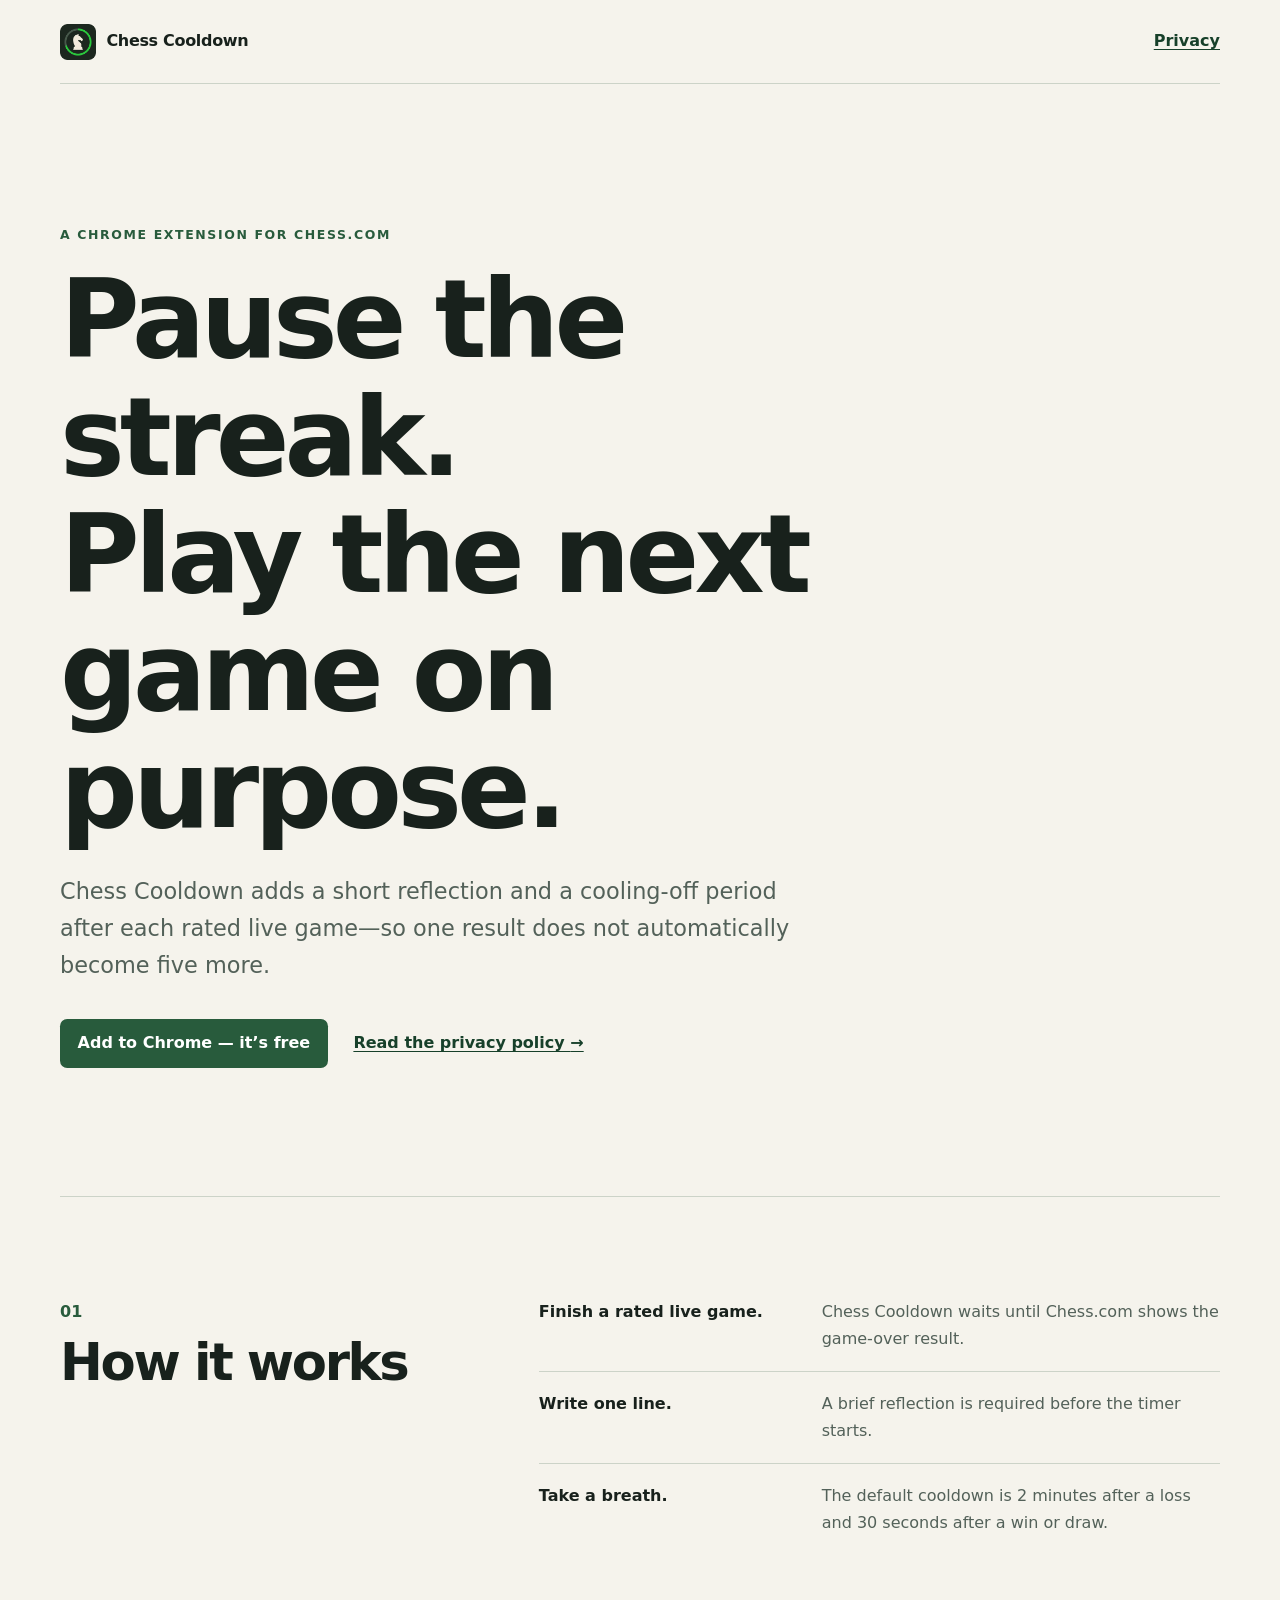
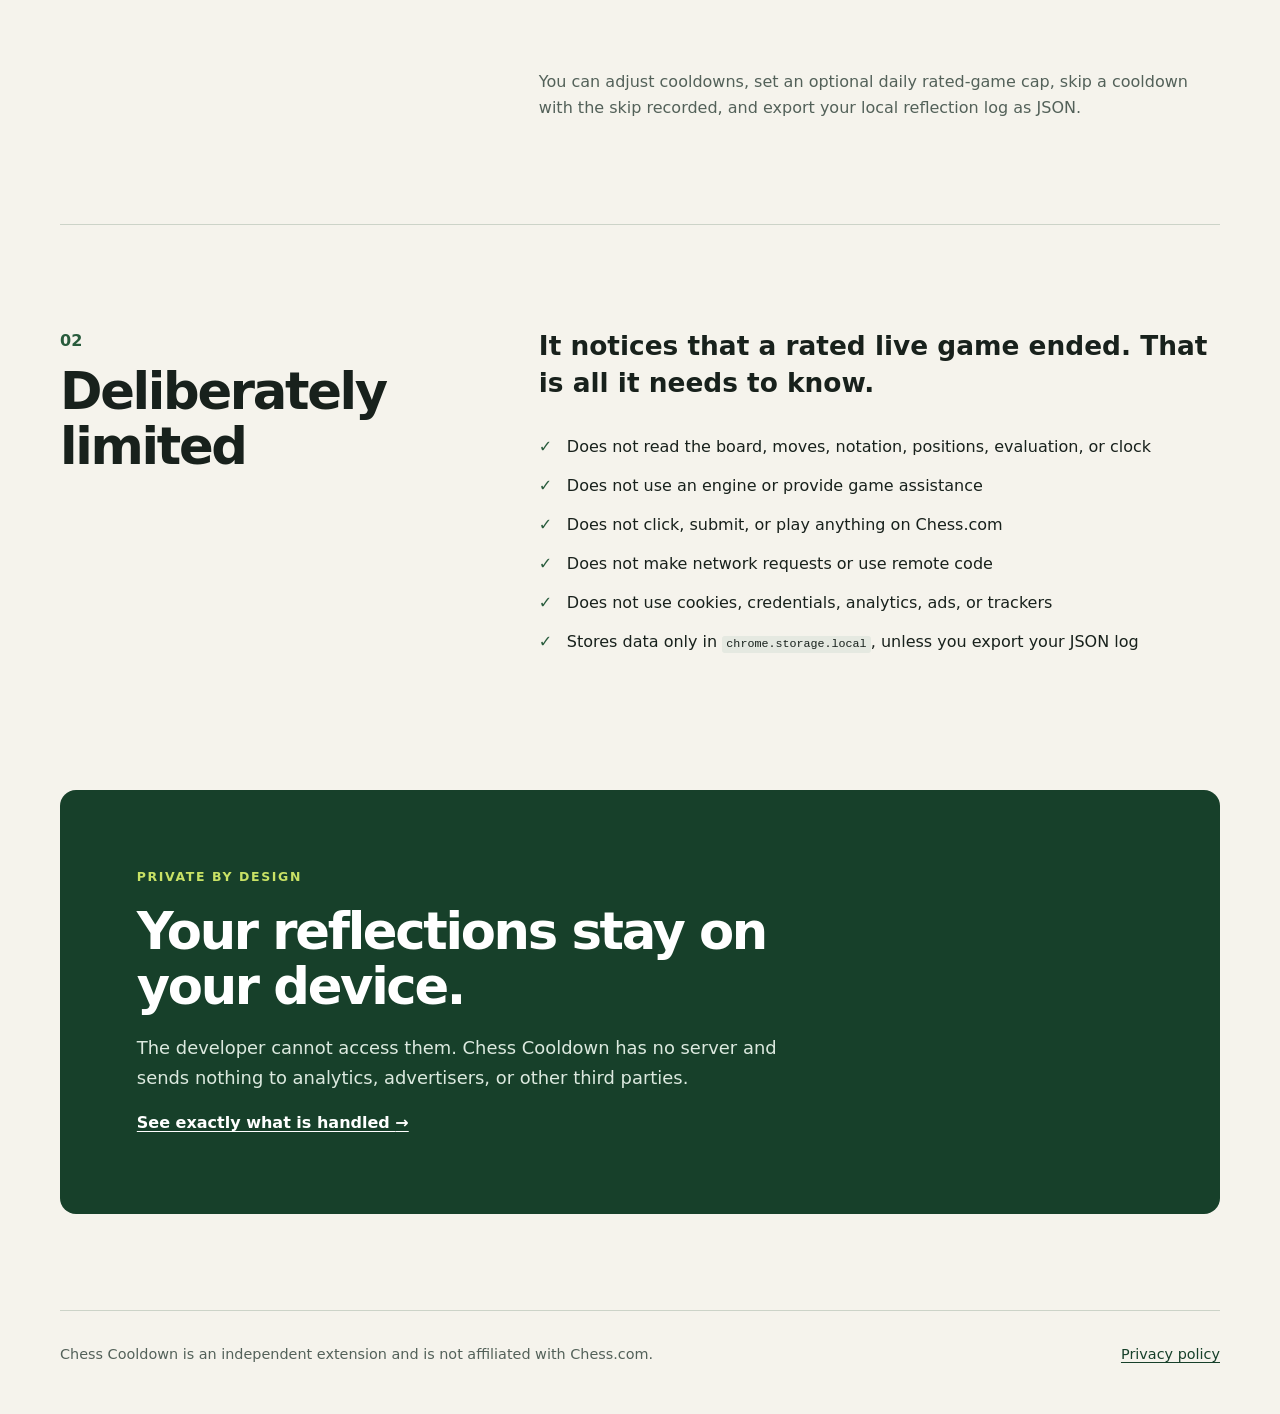
<file: index.html>
<!doctype html>
<html lang="en">
<head>
  <meta charset="utf-8">
  <meta name="viewport" content="width=device-width, initial-scale=1">
  <meta name="description" content="Chess Cooldown adds a deliberate reflection pause after rated live games on Chess.com.">
  <title>Chess Cooldown — pause, reflect, reset</title>
  <link rel="stylesheet" href="styles.css">
  <link rel="icon" type="image/png" sizes="32x32" href="assets/favicon-32.png">
  <link rel="apple-touch-icon" href="assets/apple-touch-icon.png">
</head>
<body>
  <a class="skip-link" href="#main">Skip to content</a>
  <header class="site-header">
    <a class="brand" href="./" aria-label="Chess Cooldown home">
      <img class="brand-mark" src="assets/logo.png" alt="" width="36" height="36">
      <span>Chess Cooldown</span>
    </a>
    <nav aria-label="Primary navigation">
      <a href="privacy/">Privacy</a>
    </nav>
  </header>

  <main id="main">
    <section class="hero" aria-labelledby="hero-title">
      <p class="eyebrow">A Chrome extension for Chess.com</p>
      <h1 id="hero-title">Pause the streak.<br>Play the next game on purpose.</h1>
      <p class="lede">Chess Cooldown adds a short reflection and a cooling-off period after each rated live game—so one result does not automatically become five more.</p>
      <div class="actions">
        <a class="button button-primary" href="https://chromewebstore.google.com/detail/chess-cooldown/bmepbmabconmklpkjamfiakmnknigbhe">Add to Chrome — it’s free</a>
        <a class="text-link" href="privacy/">Read the privacy policy <span aria-hidden="true">→</span></a>
      </div>
    </section>

    <section class="section" aria-labelledby="how-title">
      <div>
        <p class="section-number" aria-hidden="true">01</p>
        <h2 id="how-title">How it works</h2>
      </div>
      <ol class="steps">
        <li><strong>Finish a rated live game.</strong><span>Chess Cooldown waits until Chess.com shows the game-over result.</span></li>
        <li><strong>Write one line.</strong><span>A brief reflection is required before the timer starts.</span></li>
        <li><strong>Take a breath.</strong><span>The default cooldown is 2 minutes after a loss and 30 seconds after a win or draw.</span></li>
      </ol>
      <p class="supporting">You can adjust cooldowns, set an optional daily rated-game cap, skip a cooldown with the skip recorded, and export your local reflection log as JSON.</p>
    </section>

    <section class="section guardrails" aria-labelledby="guardrails-title">
      <div>
        <p class="section-number" aria-hidden="true">02</p>
        <h2 id="guardrails-title">Deliberately limited</h2>
      </div>
      <div>
        <p class="statement">It notices that a rated live game ended. That is all it needs to know.</p>
        <ul class="check-list">
          <li>Does not read the board, moves, notation, positions, evaluation, or clock</li>
          <li>Does not use an engine or provide game assistance</li>
          <li>Does not click, submit, or play anything on Chess.com</li>
          <li>Does not make network requests or use remote code</li>
          <li>Does not use cookies, credentials, analytics, ads, or trackers</li>
          <li>Stores data only in <code>chrome.storage.local</code>, unless you export your JSON log</li>
        </ul>
      </div>
    </section>

    <section class="privacy-callout" aria-labelledby="privacy-title">
      <p class="eyebrow">Private by design</p>
      <h2 id="privacy-title">Your reflections stay on your device.</h2>
      <p>The developer cannot access them. Chess Cooldown has no server and sends nothing to analytics, advertisers, or other third parties.</p>
      <a class="text-link" href="privacy/">See exactly what is handled <span aria-hidden="true">→</span></a>
    </section>
  </main>

  <footer>
    <p>Chess Cooldown is an independent extension and is not affiliated with Chess.com.</p>
    <a href="privacy/">Privacy policy</a>
  </footer>
</body>
</html>
</file>
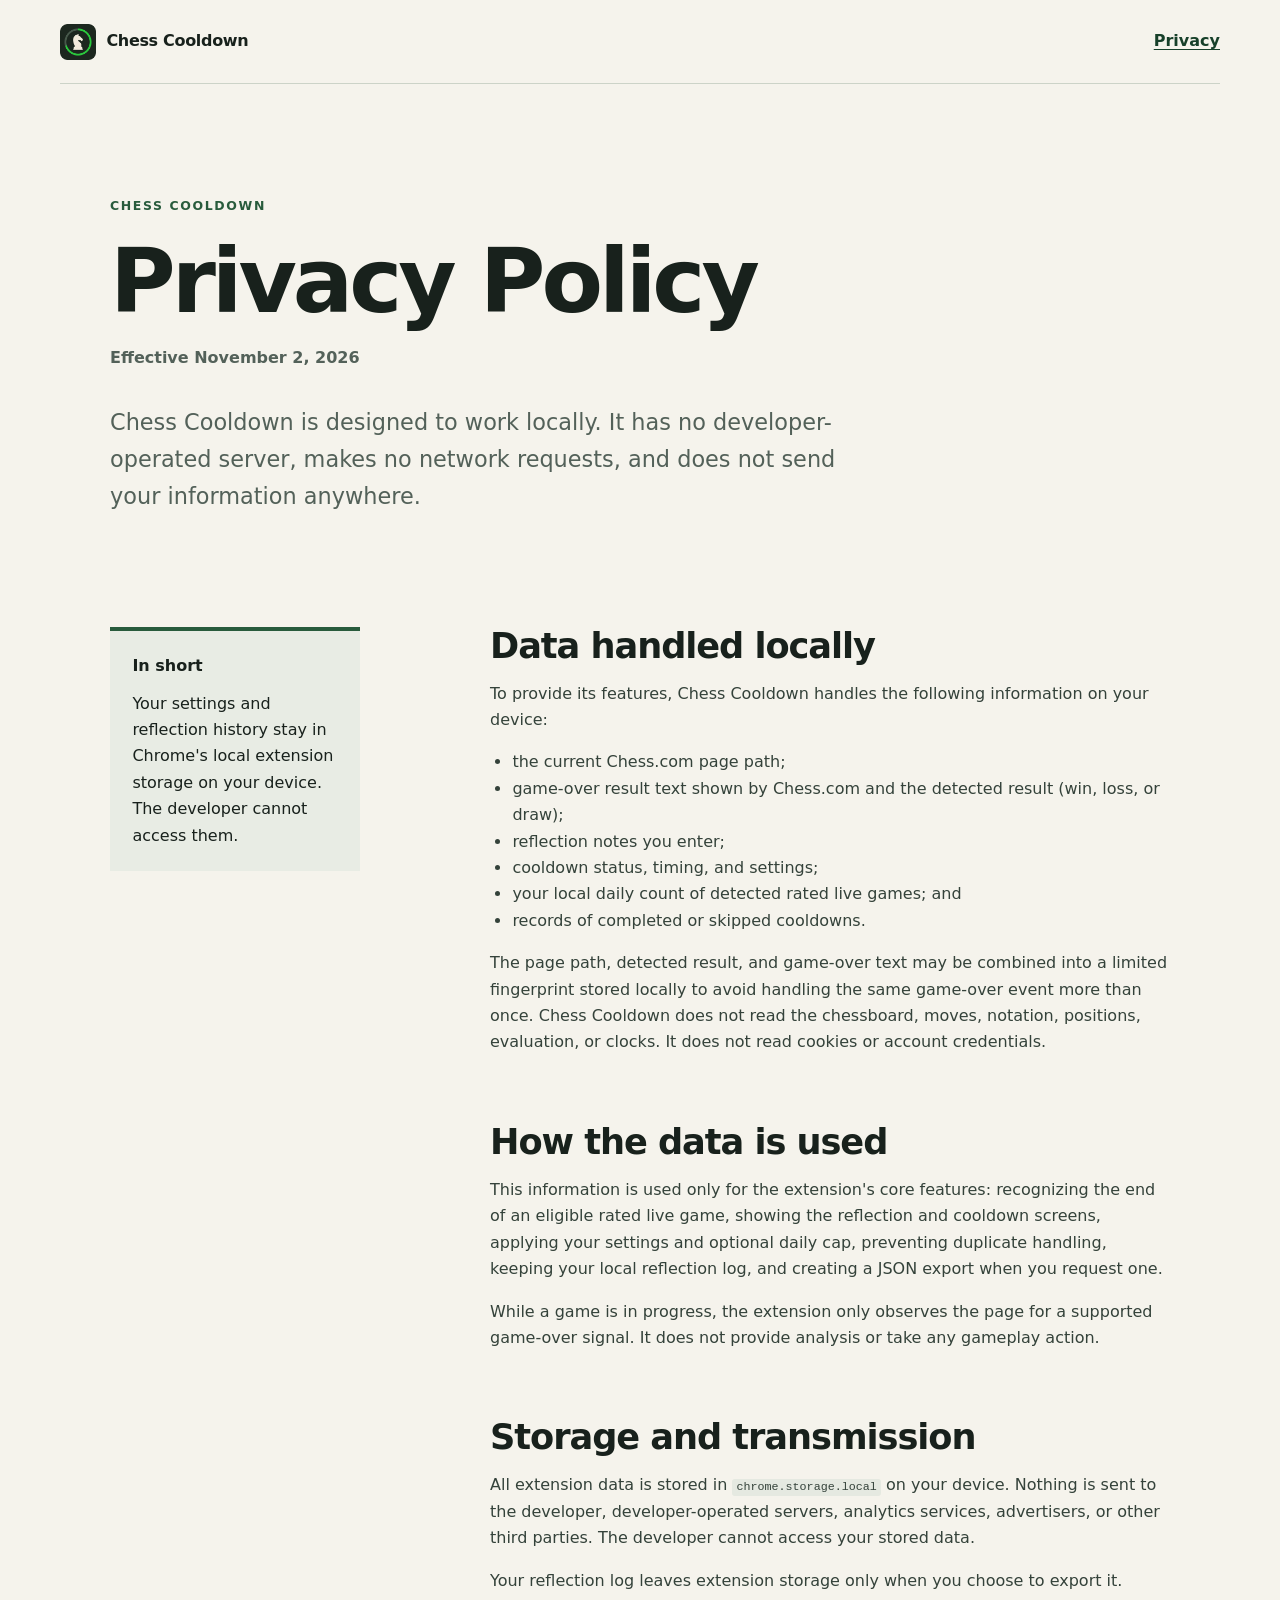
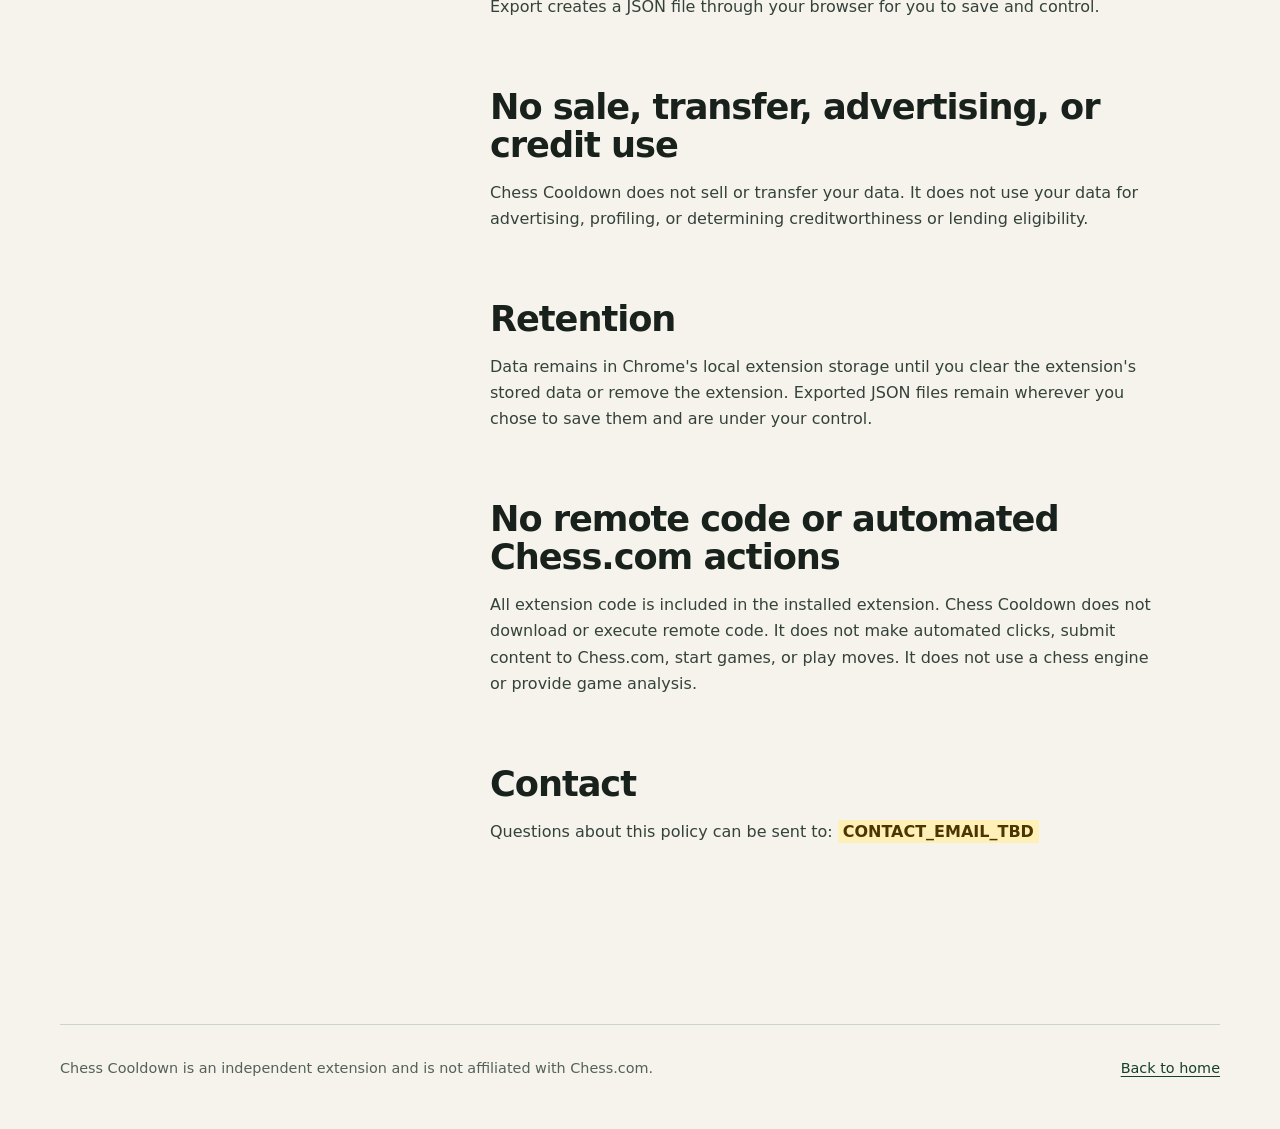
<file: privacy/index.html>
<!doctype html>
<html lang="en">
<head>
  <meta charset="utf-8">
  <meta name="viewport" content="width=device-width, initial-scale=1">
  <meta name="description" content="Privacy policy for the Chess Cooldown Chrome extension.">
  <title>Privacy Policy — Chess Cooldown</title>
  <link rel="stylesheet" href="../styles.css">
  <link rel="icon" type="image/png" sizes="32x32" href="../assets/favicon-32.png">
  <link rel="apple-touch-icon" href="../assets/apple-touch-icon.png">
</head>
<body>
  <a class="skip-link" href="#main">Skip to content</a>
  <header class="site-header">
    <a class="brand" href="../" aria-label="Chess Cooldown home">
      <img class="brand-mark" src="../assets/logo.png" alt="" width="36" height="36">
      <span>Chess Cooldown</span>
    </a>
    <nav aria-label="Primary navigation">
      <a aria-current="page" href="./">Privacy</a>
    </nav>
  </header>

  <main id="main" class="policy">
    <header class="policy-header">
      <p class="eyebrow">Chess Cooldown</p>
      <h1>Privacy Policy</h1>
      <p class="effective-date">Effective November 2, 2026</p>
      <p class="lede">Chess Cooldown is designed to work locally. It has no developer-operated server, makes no network requests, and does not send your information anywhere.</p>
    </header>

    <div class="policy-layout">
      <aside aria-label="Policy summary">
        <p><strong>In short</strong></p>
        <p>Your settings and reflection history stay in Chrome's local extension storage on your device. The developer cannot access them.</p>
      </aside>

      <article>
        <section aria-labelledby="local-data">
          <h2 id="local-data">Data handled locally</h2>
          <p>To provide its features, Chess Cooldown handles the following information on your device:</p>
          <ul>
            <li>the current Chess.com page path;</li>
            <li>game-over result text shown by Chess.com and the detected result (win, loss, or draw);</li>
            <li>reflection notes you enter;</li>
            <li>cooldown status, timing, and settings;</li>
            <li>your local daily count of detected rated live games; and</li>
            <li>records of completed or skipped cooldowns.</li>
          </ul>
          <p>The page path, detected result, and game-over text may be combined into a limited fingerprint stored locally to avoid handling the same game-over event more than once. Chess Cooldown does not read the chessboard, moves, notation, positions, evaluation, or clocks. It does not read cookies or account credentials.</p>
        </section>

        <section aria-labelledby="use">
          <h2 id="use">How the data is used</h2>
          <p>This information is used only for the extension's core features: recognizing the end of an eligible rated live game, showing the reflection and cooldown screens, applying your settings and optional daily cap, preventing duplicate handling, keeping your local reflection log, and creating a JSON export when you request one.</p>
          <p>While a game is in progress, the extension only observes the page for a supported game-over signal. It does not provide analysis or take any gameplay action.</p>
        </section>

        <section aria-labelledby="storage">
          <h2 id="storage">Storage and transmission</h2>
          <p>All extension data is stored in <code>chrome.storage.local</code> on your device. Nothing is sent to the developer, developer-operated servers, analytics services, advertisers, or other third parties. The developer cannot access your stored data.</p>
          <p>Your reflection log leaves extension storage only when you choose to export it. Export creates a JSON file through your browser for you to save and control.</p>
        </section>

        <section aria-labelledby="sharing">
          <h2 id="sharing">No sale, transfer, advertising, or credit use</h2>
          <p>Chess Cooldown does not sell or transfer your data. It does not use your data for advertising, profiling, or determining creditworthiness or lending eligibility.</p>
        </section>

        <section aria-labelledby="retention">
          <h2 id="retention">Retention</h2>
          <p>Data remains in Chrome's local extension storage until you clear the extension's stored data or remove the extension. Exported JSON files remain wherever you chose to save them and are under your control.</p>
        </section>

        <section aria-labelledby="code-behavior">
          <h2 id="code-behavior">No remote code or automated Chess.com actions</h2>
          <p>All extension code is included in the installed extension. Chess Cooldown does not download or execute remote code. It does not make automated clicks, submit content to Chess.com, start games, or play moves. It does not use a chess engine or provide game analysis.</p>
        </section>

        <section aria-labelledby="contact">
          <h2 id="contact">Contact</h2>
          <p>Questions about this policy can be sent to: <strong class="placeholder">CONTACT_EMAIL_TBD</strong></p>
        </section>
      </article>
    </div>
  </main>

  <footer>
    <p>Chess Cooldown is an independent extension and is not affiliated with Chess.com.</p>
    <a href="../">Back to home</a>
  </footer>
</body>
</html>
</file>
<file: styles.css>
:root {
  --ink: #18211c;
  --muted: #536159;
  --paper: #f5f3ec;
  --surface: #fffefa;
  --line: #ccd3c8;
  --green: #285b3c;
  --green-dark: #17402a;
  --lime: #c9e265;
  --focus: #8b4f00;
  font-family: Inter, ui-sans-serif, system-ui, -apple-system, BlinkMacSystemFont, "Segoe UI", sans-serif;
  color: var(--ink);
  background: var(--paper);
  font-synthesis: none;
}

* { box-sizing: border-box; }
html { scroll-behavior: smooth; }
body { margin: 0; line-height: 1.65; }
a { color: var(--green-dark); text-underline-offset: 0.2em; }
a:hover { text-decoration-thickness: 2px; }
a:focus-visible, .button:focus-visible { outline: 3px solid var(--focus); outline-offset: 4px; }
code { padding: 0.12em 0.35em; border-radius: 0.25em; background: #e5e9e1; font-size: 0.9em; }

.skip-link { position: fixed; top: 0.75rem; left: 0.75rem; z-index: 10; padding: 0.65rem 0.9rem; background: var(--surface); transform: translateY(-180%); }
.skip-link:focus { transform: translateY(0); }
.site-header, footer { width: min(1160px, calc(100% - 40px)); margin-inline: auto; }
.site-header { display: flex; align-items: center; justify-content: space-between; min-height: 84px; border-bottom: 1px solid var(--line); }
.brand { display: inline-flex; align-items: center; gap: 0.65rem; color: var(--ink); font-weight: 780; text-decoration: none; letter-spacing: -0.02em; }
.brand-mark { display: block; width: 2.25rem; height: 2.25rem; }
nav a { font-weight: 700; }

main { width: min(1160px, calc(100% - 40px)); margin-inline: auto; }
.hero { max-width: 930px; padding: clamp(5rem, 11vw, 9rem) 0 clamp(5rem, 10vw, 8rem); }
.eyebrow { margin: 0 0 1rem; color: var(--green); font-size: 0.78rem; font-weight: 800; letter-spacing: 0.13em; text-transform: uppercase; }
h1, h2 { margin-top: 0; line-height: 1.08; letter-spacing: -0.045em; }
h1 { max-width: 900px; margin-bottom: 1.5rem; font-size: clamp(3rem, 8.5vw, 6.8rem); }
h2 { margin-bottom: 1.2rem; font-size: clamp(2rem, 4vw, 3.2rem); }
.lede { max-width: 730px; margin: 0; color: var(--muted); font-size: clamp(1.15rem, 2vw, 1.4rem); }
.actions { display: flex; flex-wrap: wrap; align-items: center; gap: 1.2rem 1.6rem; margin-top: 2.2rem; }
.button { display: inline-flex; min-height: 48px; align-items: center; padding: 0.7rem 1.1rem; border-radius: 0.45rem; font-weight: 750; }
.button-primary { background: var(--green); color: white; text-decoration: none; }
.button-primary:hover { background: var(--green-dark); }
.text-link { font-weight: 780; }

.section { display: grid; grid-template-columns: minmax(220px, 0.8fr) minmax(300px, 1.4fr); gap: clamp(2rem, 7vw, 7rem); padding: clamp(4rem, 8vw, 7rem) 0; border-top: 1px solid var(--line); }
.section-number { margin: 0 0 0.6rem; color: var(--green); font-weight: 800; }
.steps { display: grid; gap: 0; margin: 0; padding: 0; list-style: none; counter-reset: steps; }
.steps li { display: grid; grid-template-columns: minmax(170px, 0.65fr) 1fr; gap: 1.5rem; padding: 1.2rem 0; border-top: 1px solid var(--line); counter-increment: steps; }
.steps li:first-child { border-top: 0; padding-top: 0; }
.steps span, .supporting { color: var(--muted); }
.supporting { grid-column: 2; max-width: 680px; margin: 1.5rem 0 0; }
.statement { max-width: 680px; margin: 0 0 2rem; font-size: clamp(1.25rem, 2.2vw, 1.65rem); font-weight: 700; line-height: 1.4; }
.check-list { display: grid; gap: 0.8rem; margin: 0; padding: 0; list-style: none; }
.check-list li { position: relative; padding-left: 1.75rem; }
.check-list li::before { position: absolute; left: 0; color: var(--green); content: "✓"; font-weight: 900; }
.privacy-callout { margin: 2rem 0 6rem; padding: clamp(2rem, 6vw, 5rem); border-radius: 1rem; background: var(--green-dark); color: white; }
.privacy-callout .eyebrow { color: var(--lime); }
.privacy-callout h2 { max-width: 760px; }
.privacy-callout p:not(.eyebrow) { max-width: 690px; color: #dce9df; font-size: 1.12rem; }
.privacy-callout a { color: white; }

footer { display: flex; justify-content: space-between; gap: 1rem 2rem; padding: 2rem 0 3rem; border-top: 1px solid var(--line); color: var(--muted); font-size: 0.9rem; }
footer p { margin: 0; }

.policy { max-width: 1060px; }
.policy-header { max-width: 820px; padding: clamp(4rem, 9vw, 7rem) 0; }
.policy-header h1 { margin-bottom: 1rem; font-size: clamp(3rem, 7vw, 5.6rem); }
.effective-date { margin: 0 0 2rem; color: var(--muted); font-weight: 700; }
.policy-layout { display: grid; grid-template-columns: 250px minmax(0, 680px); justify-content: space-between; gap: clamp(3rem, 8vw, 8rem); padding-bottom: 7rem; }
.policy aside { align-self: start; padding: 1.4rem; border-top: 4px solid var(--green); background: #e8ece4; }
.policy aside p { margin: 0 0 0.7rem; }
.policy aside p:last-child { margin-bottom: 0; }
.policy article section { padding: 0 0 3.2rem; }
.policy article h2 { margin-bottom: 1rem; font-size: clamp(1.65rem, 3vw, 2.2rem); letter-spacing: -0.03em; }
.policy article p, .policy article li { color: #34423a; }
.policy article ul { padding-left: 1.4rem; }
.placeholder { padding: 0.12em 0.3em; background: #fff0b8; color: #4d3500; }

@media (max-width: 760px) {
  .section, .policy-layout { grid-template-columns: 1fr; gap: 1.5rem; }
  .supporting { grid-column: 1; }
  .steps li { grid-template-columns: 1fr; gap: 0.3rem; }
  .policy aside { position: static; }
  footer { flex-direction: column; }
}

@media (max-width: 440px) {
  .site-header, main, footer { width: min(100% - 28px, 1160px); }
  .site-header { min-height: 72px; }
  h1 { font-size: clamp(2.55rem, 14vw, 4rem); }
  .actions { align-items: stretch; flex-direction: column; }
  .button { justify-content: center; text-align: center; }
}

@media (prefers-reduced-motion: reduce) {
  html { scroll-behavior: auto; }
}
</file>
